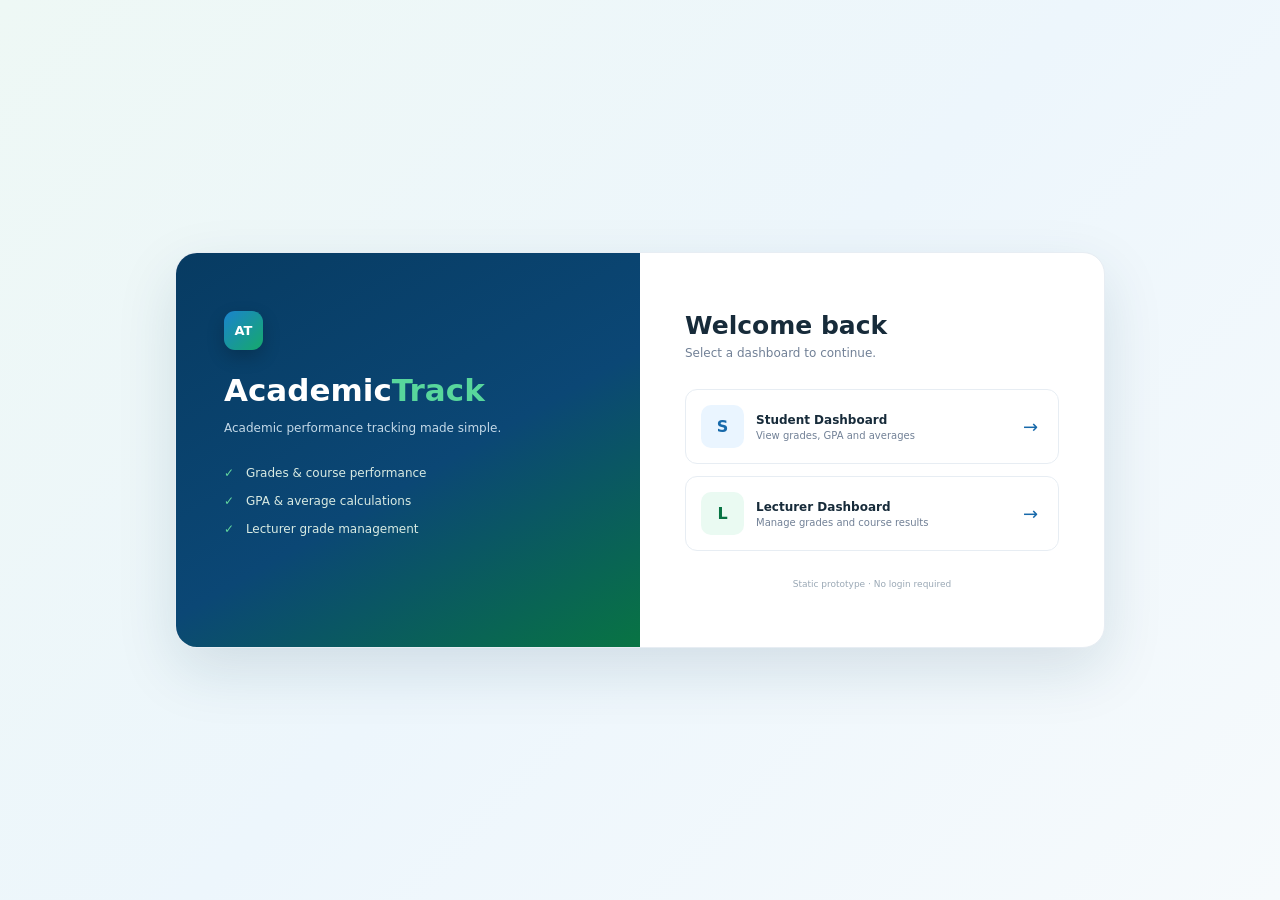
<file: index.html>
<!DOCTYPE html>
<html lang="en">
<head>
  <meta charset="UTF-8">
  <meta name="viewport" content="width=device-width, initial-scale=1.0">
  <title>AcademicTrack | Login</title>
  <link rel="stylesheet" href="views/styles/styles.css">
</head>
<body class="login-page">
  <div class="login-shell">
    <div class="login-brand">
      <div class="brand-mark">AT</div>
      <h1>Academic<span>Track</span></h1>
      <p>Academic performance tracking made simple.</p>
      <div class="login-feature">
        <span>✓</span> Grades & course performance
      </div>
      <div class="login-feature">
        <span>✓</span> GPA & average calculations
      </div>
      <div class="login-feature">
        <span>✓</span> Lecturer grade management
      </div>
    </div>

    <div class="login-card">
      <h2>Welcome back</h2>
      <p class="muted">Select a dashboard to continue.</p>
      <div class="role-buttons">
        <a href="views/student.html" class="role-card">
          <div class="role-icon student-icon">S</div>
          <div><strong>Student Dashboard</strong><small>View grades, GPA and averages</small></div>
          <span>→</span>
        </a>
        <a href="views/lecturer.html" class="role-card">
          <div class="role-icon lecturer-icon">L</div>
          <div><strong>Lecturer Dashboard</strong><small>Manage grades and course results</small></div>
          <span>→</span>
        </a>
      </div>
      <p class="demo-note">Static prototype · No login required</p>
    </div>
  </div>
</body>
</html>
</file>
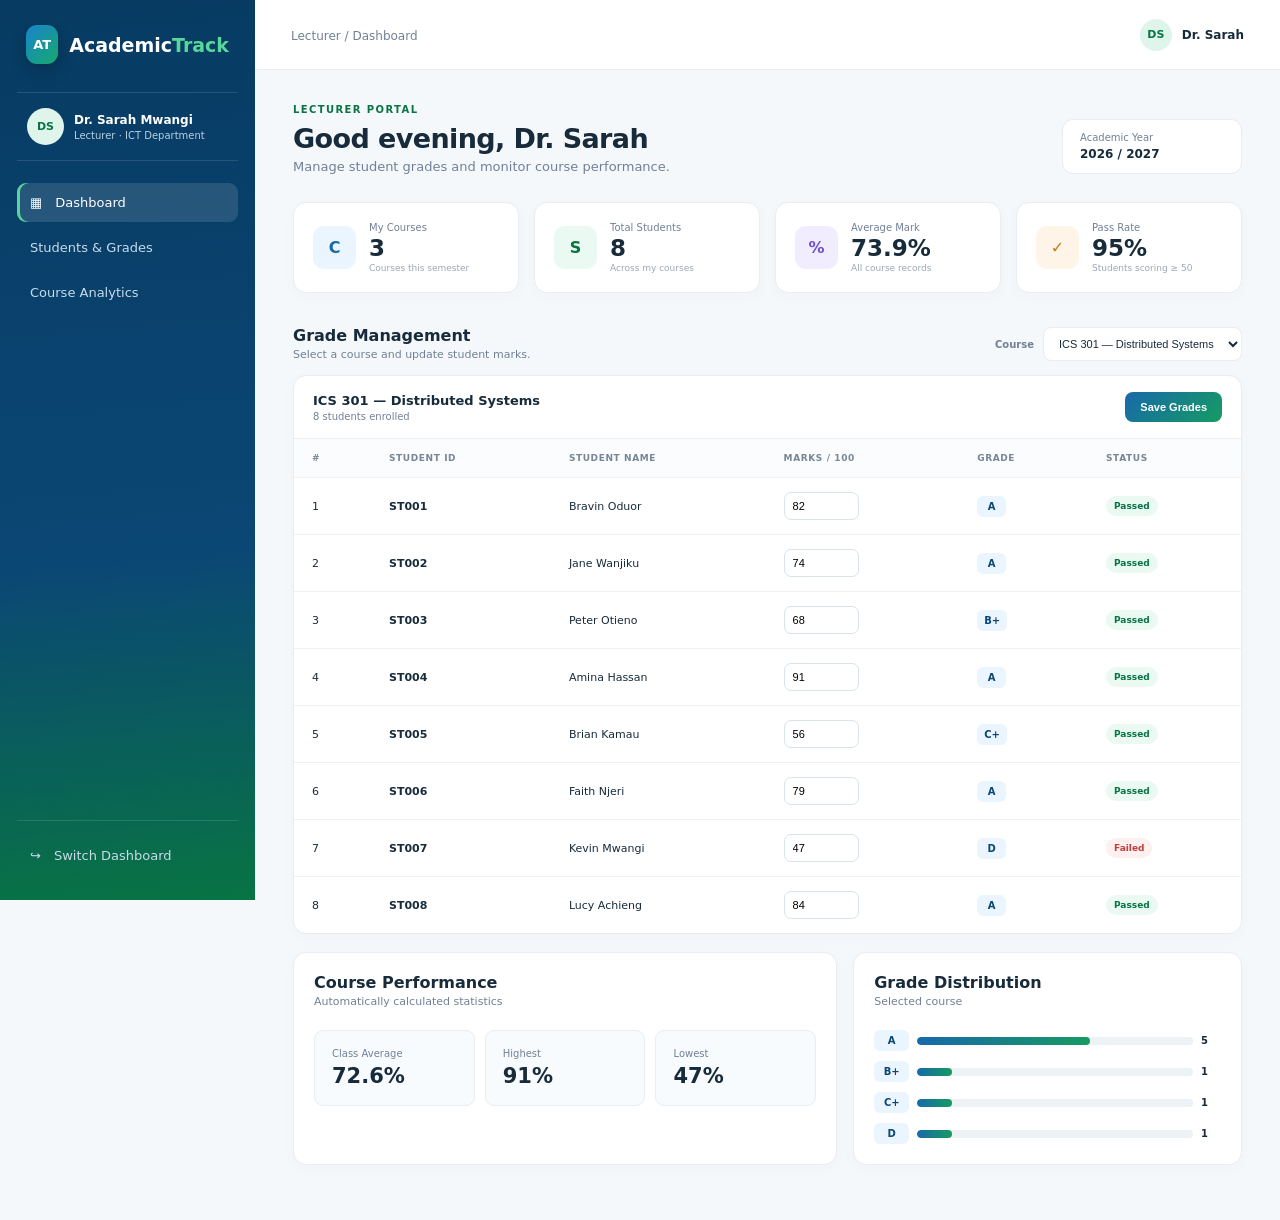
<file: views/lecturer.html>
<!DOCTYPE html>
<html lang="en">
<head>
  <meta charset="UTF-8">
  <meta name="viewport" content="width=device-width, initial-scale=1.0">
  <title>AcademicTrack | Lecturer</title>
  <link rel="stylesheet" href="styles/styles.css">
</head>
<body>
  <div class="app">
    <aside class="sidebar">
      <div class="brand"><div class="brand-mark">AT</div><div>Academic<span>Track</span></div></div>
      <div class="profile-mini"><div class="avatar">DS</div><div><strong>Dr. Sarah Mwangi</strong><small>Lecturer · ICT Department</small></div></div>
      <nav>
        <a class="active" href="lecturer.html">▦ <span>Dashboard</span></a>
        <a href="#students"><span>Students & Grades</span></a>
        <a href="#analytics"><span>Course Analytics</span></a>
      </nav>
      <div class="sidebar-bottom"><a href="../index.html">↪ <span>Switch Dashboard</span></a></div>
    </aside>

    <main class="main">
      <header class="topbar">
        <div><button class="mobile-menu" onclick="document.querySelector('.sidebar').classList.toggle('open')">☰</button><span class="crumb">Lecturer / Dashboard</span></div>
        <div class="top-user"><span class="notification"></span><div class="avatar small">DS</div><span>Dr. Sarah</span></div>
      </header>

      <section class="content">
        <div class="welcome">
          <div><p class="eyebrow">LECTURER PORTAL</p><h1>Good evening, Dr. Sarah </h1><p>Manage student grades and monitor course performance.</p></div>
          <div class="semester"><span>Academic Year</span><strong>2026 / 2027</strong></div>
        </div>

        <div class="stats-grid">
          <div class="stat-card"><div class="stat-icon blue">C</div><div><span>My Courses</span><strong id="lecturerCourses">0</strong><small>Courses this semester</small></div></div>
          <div class="stat-card"><div class="stat-icon green">S</div><div><span>Total Students</span><strong id="studentCount">0</strong><small>Across my courses</small></div></div>
          <div class="stat-card"><div class="stat-icon purple">%</div><div><span>Average Mark</span><strong id="lecturerAverage">0%</strong><small>All course records</small></div></div>
          <div class="stat-card"><div class="stat-icon orange">✓</div><div><span>Pass Rate</span><strong id="passRate">0%</strong><small>Students scoring ≥ 50</small></div></div>
        </div>

        <div class="section-heading" id="students">
          <div><h2>Grade Management</h2><p>Select a course and update student marks.</p></div>
          <div class="select-wrap"><label for="courseSelect">Course</label><select id="courseSelect"></select></div>
        </div>

        <div class="table-card">
          <div class="table-header"><div><strong id="selectedCourseTitle">Course</strong><span id="selectedCourseSubtitle">Student grades</span></div><button class="primary-btn" onclick="saveGrades()">Save Grades</button></div>
          <div class="table-wrap">
            <table>
              <thead><tr><th>#</th><th>Student ID</th><th>Student Name</th><th>Marks / 100</th><th>Grade</th><th>Status</th></tr></thead>
              <tbody id="gradeTable"></tbody>
            </table>
          </div>
        </div>

        <div class="bottom-grid" id="analytics">
          <div class="panel">
            <div class="panel-title"><div><h2>Course Performance</h2><p>Automatically calculated statistics</p></div></div>
            <div class="course-stat-cards">
              <div><span>Class Average</span><strong id="classAverage">0%</strong></div>
              <div><span>Highest</span><strong id="classHighest">0%</strong></div>
              <div><span>Lowest</span><strong id="classLowest">0%</strong></div>
            </div>
          </div>
          <div class="panel">
            <div class="panel-title"><div><h2>Grade Distribution</h2><p>Selected course</p></div></div>
            <div id="distribution" class="distribution"></div>
          </div>
        </div>
      </section>
    </main>
  </div>
  <script src="data.js"></script>
  <script src="lecturer.js"></script>
</body>
</html>
</file>
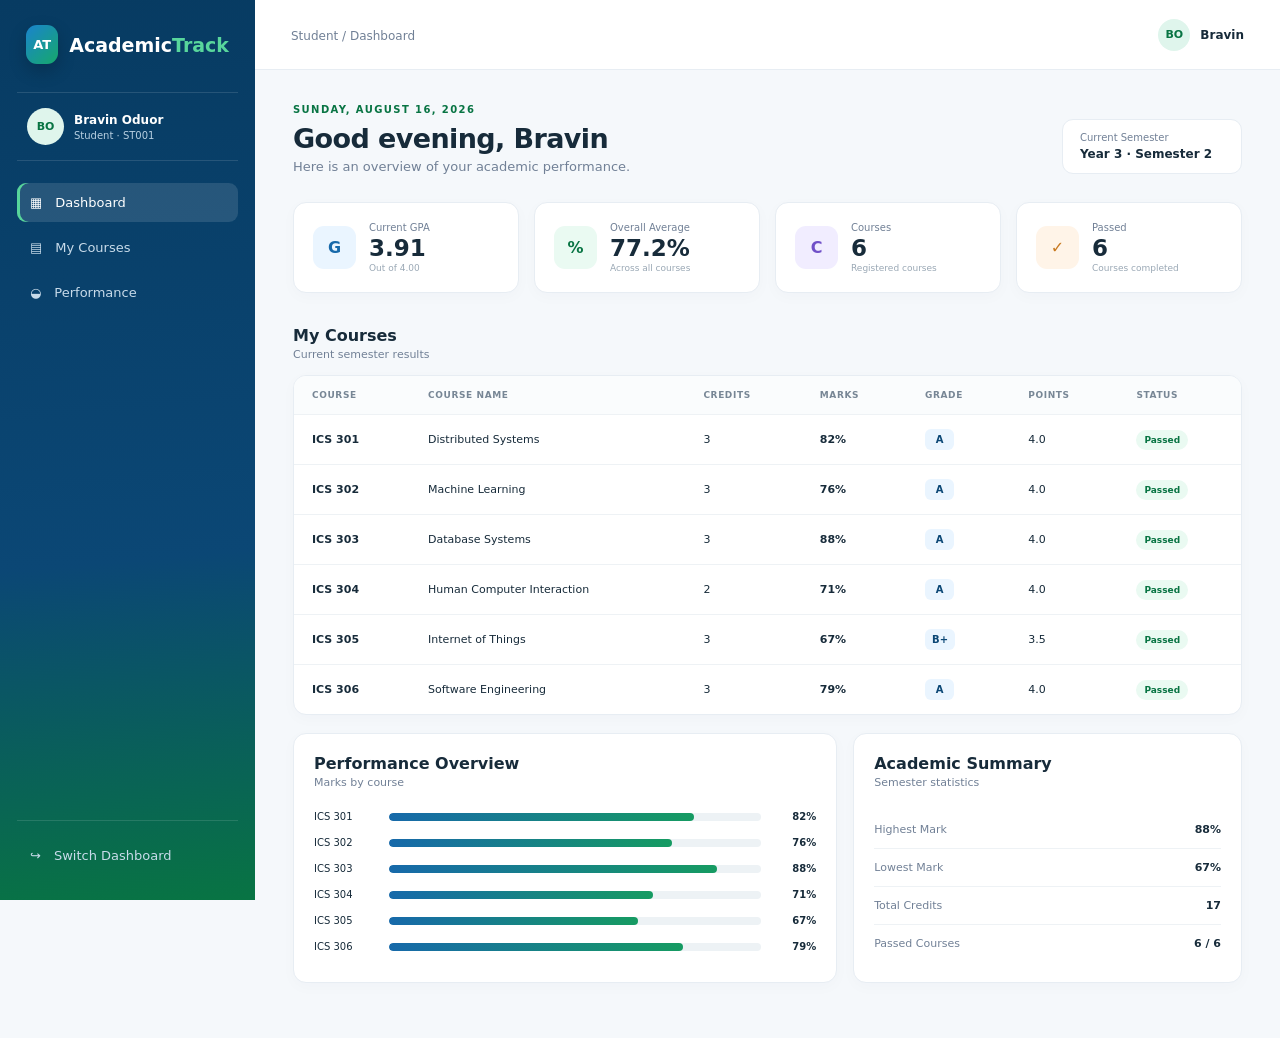
<file: views/student.html>
<!DOCTYPE html>
<html lang="en">
<head>
  <meta charset="UTF-8">
  <meta name="viewport" content="width=device-width, initial-scale=1.0">
  <title>AcademicTrack | Student</title>
  <link rel="stylesheet" href="styles/styles.css">
</head>
<body>
  <div class="app">
    <aside class="sidebar">
      <div class="brand"><div class="brand-mark">AT</div><div>Academic<span>Track</span></div></div>
      <div class="profile-mini"><div class="avatar">BO</div><div><strong>Bravin Oduor</strong><small>Student · ST001</small></div></div>
      <nav>
        <a class="active" href="student.html">▦ <span>Dashboard</span></a>
        <a href="#courses">▤ <span>My Courses</span></a>
        <a href="#performance">◒ <span>Performance</span></a>
      </nav>
      <div class="sidebar-bottom"><a href="../index.html">↪ <span>Switch Dashboard</span></a></div>
    </aside>

    <main class="main">
      <header class="topbar">
        <div><button class="mobile-menu" onclick="document.querySelector('.sidebar').classList.toggle('open')">☰</button><span class="crumb">Student / Dashboard</span></div>
        <div class="top-user"><span class="notification"></span><div class="avatar small">BO</div><span>Bravin</span></div>
      </header>

      <section class="content">
        <div class="welcome">
          <div><p class="eyebrow">SUNDAY, AUGUST 16, 2026</p><h1>Good evening, Bravin</h1><p>Here is an overview of your academic performance.</p></div>
          <div class="semester"><span>Current Semester</span><strong>Year 3 · Semester 2</strong></div>
        </div>

        <div class="stats-grid">
          <div class="stat-card"><div class="stat-icon blue">G</div><div><span>Current GPA</span><strong id="gpa">0.00</strong><small>Out of 4.00</small></div></div>
          <div class="stat-card"><div class="stat-icon green">%</div><div><span>Overall Average</span><strong id="average">0%</strong><small>Across all courses</small></div></div>
          <div class="stat-card"><div class="stat-icon purple">C</div><div><span>Courses</span><strong id="courseCount">0</strong><small>Registered courses</small></div></div>
          <div class="stat-card"><div class="stat-icon orange">✓</div><div><span>Passed</span><strong id="passedCount">0</strong><small>Courses completed</small></div></div>
        </div>

        <div class="section-heading" id="courses"><div><h2>My Courses</h2><p>Current semester results</p></div></div>
        <div class="table-card">
          <div class="table-wrap">
            <table>
              <thead><tr><th>Course</th><th>Course Name</th><th>Credits</th><th>Marks</th><th>Grade</th><th>Points</th><th>Status</th></tr></thead>
              <tbody id="courseTable"></tbody>
            </table>
          </div>
        </div>

        <div class="bottom-grid" id="performance">
          <div class="panel">
            <div class="panel-title"><div><h2>Performance Overview</h2><p>Marks by course</p></div></div>
            <div id="bars" class="bars"></div>
          </div>
          <div class="panel">
            <div class="panel-title"><div><h2>Academic Summary</h2><p>Semester statistics</p></div></div>
            <div class="summary-list">
              <div><span>Highest Mark</span><strong id="highest">—</strong></div>
              <div><span>Lowest Mark</span><strong id="lowest">—</strong></div>
              <div><span>Total Credits</span><strong id="credits">—</strong></div>
              <div><span>Passed Courses</span><strong id="passedSummary">—</strong></div>
            </div>
          </div>
        </div>
      </section>
    </main>
  </div>
  <script src="data.js"></script>
  <script src="student.js"></script>
</body>
</html>
</file>
<file: views/styles/styles.css>
* {
  box-sizing: border-box;
  margin: 0;
  padding: 0;
}

:root {
  --blue: #1769aa;
  --blue-dark: #0b4775;
  --blue-light: #eaf5ff;
  --green: #169b62;
  --green-dark: #087443;
  --green-light: #eafaf2;
  --ink: #172b3a;
  --muted: #718096;
  --line: #e7edf3;
  --bg: #f5f8fb;
  --white: #ffffff;
  --danger: #c43d3d;
}

body {
  font-family: Inter, ui-sans-serif, system-ui, -apple-system, BlinkMacSystemFont, "Segoe UI", sans-serif;
  color: var(--ink);
  background: var(--bg);
}

a { color: inherit; text-decoration: none; }

.app {
  min-height: 100vh;
  display: flex;
}

.sidebar {
  width: 255px;
  min-height: 100vh;
  background: linear-gradient(175deg, #073b62 0%, #0b4775 62%, #087443 100%);
  color: #fff;
  padding: 25px 17px;
  display: flex;
  flex-direction: column;
  position: fixed;
  left: 0;
  top: 0;
  z-index: 10;
}

.brand {
  display: flex;
  align-items: center;
  gap: 11px;
  font-size: 19px;
  font-weight: 800;
  padding: 0 9px 28px;
}

.brand span, .login-brand h1 span { color: #58d69c; }

.brand-mark {
  width: 39px;
  height: 39px;
  border-radius: 11px;
  display: grid;
  place-items: center;
  color: #fff;
  font-size: 13px;
  font-weight: 900;
  background: linear-gradient(135deg, #1a83ce, #16a96b);
  box-shadow: 0 7px 18px rgba(0,0,0,.2);
}

.profile-mini {
  display: flex;
  align-items: center;
  gap: 10px;
  padding: 15px 10px;
  border-top: 1px solid rgba(255,255,255,.12);
  border-bottom: 1px solid rgba(255,255,255,.12);
  margin-bottom: 22px;
}

.profile-mini strong, .profile-mini small {
  display: block;
}

.profile-mini strong { font-size: 12px; }
.profile-mini small { color: #b8d0e2; margin-top: 3px; font-size: 10px; }

.avatar {
  width: 37px;
  height: 37px;
  border-radius: 50%;
  background: #dff5ec;
  color: var(--green-dark);
  display: grid;
  place-items: center;
  font-weight: 800;
  font-size: 11px;
  flex-shrink: 0;
}

.avatar.small { width: 32px; height: 32px; }

.sidebar nav { display: grid; gap: 6px; }

.sidebar nav a, .sidebar-bottom a {
  display: flex;
  align-items: center;
  gap: 13px;
  padding: 12px 13px;
  border-radius: 9px;
  color: #c8dbea;
  font-size: 13px;
}

.sidebar nav a:hover, .sidebar nav a.active {
  background: rgba(255,255,255,.12);
  color: #fff;
}

.sidebar nav a.active {
  box-shadow: inset 3px 0 #57d59b;
}

.sidebar-bottom {
  margin-top: auto;
  border-top: 1px solid rgba(255,255,255,.12);
  padding-top: 15px;
}

.main {
  margin-left: 255px;
  width: calc(100% - 255px);
}

.topbar {
  height: 70px;
  background: var(--white);
  border-bottom: 1px solid var(--line);
  padding: 0 36px;
  display: flex;
  align-items: center;
  justify-content: space-between;
}

.crumb { font-size: 12px; color: var(--muted); }

.top-user {
  display: flex;
  align-items: center;
  gap: 10px;
  font-size: 12px;
  font-weight: 700;
}

.notification { font-size: 15px; margin-right: 5px; }

.mobile-menu { display: none; }

.content {
  padding: 34px 38px 55px;
  max-width: 1500px;
}

.welcome {
  display: flex;
  align-items: flex-end;
  justify-content: space-between;
  margin-bottom: 28px;
}

.eyebrow {
  color: var(--green-dark);
  font-size: 10px;
  font-weight: 800;
  letter-spacing: 1.4px;
  margin-bottom: 8px;
}

.welcome h1 {
  font-size: 27px;
  letter-spacing: -.6px;
  margin-bottom: 5px;
}

.welcome p:not(.eyebrow) { color: var(--muted); font-size: 13px; }

.semester {
  background: var(--white);
  border: 1px solid var(--line);
  border-radius: 11px;
  padding: 12px 17px;
  min-width: 180px;
}

.semester span, .semester strong { display: block; }
.semester span { color: var(--muted); font-size: 10px; margin-bottom: 4px; }
.semester strong { font-size: 12px; }

.stats-grid {
  display: grid;
  grid-template-columns: repeat(4, 1fr);
  gap: 15px;
  margin-bottom: 33px;
}

.stat-card {
  background: var(--white);
  border: 1px solid var(--line);
  border-radius: 13px;
  padding: 19px;
  display: flex;
  gap: 13px;
  align-items: center;
  box-shadow: 0 4px 15px rgba(22, 55, 77, .025);
}

.stat-icon {
  width: 43px;
  height: 43px;
  border-radius: 11px;
  display: grid;
  place-items: center;
  font-weight: 900;
}

.stat-icon.blue { background: var(--blue-light); color: var(--blue); }
.stat-icon.green { background: var(--green-light); color: var(--green-dark); }
.stat-icon.purple { background: #f1edff; color: #7050c8; }
.stat-icon.orange { background: #fff4e8; color: #c8781e; }

.stat-card span, .stat-card strong, .stat-card small { display: block; }
.stat-card span { font-size: 10px; color: var(--muted); }
.stat-card strong { font-size: 23px; margin: 2px 0; }
.stat-card small { font-size: 9px; color: #9aa8b5; }

.section-heading {
  display: flex;
  align-items: flex-end;
  justify-content: space-between;
  margin-bottom: 14px;
}

.section-heading h2, .panel h2 { font-size: 16px; }
.section-heading p, .panel-title p { color: var(--muted); font-size: 11px; margin-top: 3px; }

.table-card, .panel {
  background: var(--white);
  border: 1px solid var(--line);
  border-radius: 13px;
  box-shadow: 0 4px 15px rgba(22,55,77,.025);
  overflow: hidden;
}

.table-header {
  padding: 16px 19px;
  display: flex;
  justify-content: space-between;
  align-items: center;
  border-bottom: 1px solid var(--line);
}

.table-header strong, .table-header span { display: block; }
.table-header strong { font-size: 13px; }
.table-header span { color: var(--muted); font-size: 10px; margin-top: 3px; }

.primary-btn {
  border: 0;
  background: linear-gradient(135deg, var(--blue), var(--green));
  color: #fff;
  border-radius: 8px;
  padding: 9px 15px;
  font-weight: 700;
  font-size: 11px;
  cursor: pointer;
}

.table-wrap { overflow-x: auto; }

table {
  width: 100%;
  border-collapse: collapse;
  min-width: 750px;
}

th, td {
  text-align: left;
  padding: 14px 18px;
  border-bottom: 1px solid #eef2f5;
  font-size: 11px;
}

th {
  color: #778695;
  background: #fafcfd;
  font-size: 9px;
  text-transform: uppercase;
  letter-spacing: .6px;
}

tbody tr:hover { background: #fbfefd; }
tbody tr:last-child td { border-bottom: 0; }

.grade-badge {
  display: inline-grid;
  place-items: center;
  min-width: 29px;
  padding: 5px 7px;
  border-radius: 6px;
  background: var(--blue-light);
  color: var(--blue-dark);
  font-weight: 800;
  font-size: 10px;
}

.status {
  display: inline-block;
  padding: 5px 8px;
  border-radius: 20px;
  font-size: 9px;
  font-weight: 800;
}

.status.passed { background: var(--green-light); color: var(--green-dark); }
.status.failed { background: #fff0f0; color: var(--danger); }

.bottom-grid {
  display: grid;
  grid-template-columns: 1.4fr 1fr;
  gap: 16px;
  margin-top: 18px;
}

.panel { padding: 20px; }

.panel-title {
  display: flex;
  justify-content: space-between;
  margin-bottom: 22px;
}

.bars { display: grid; gap: 15px; }
.bar-row { display: grid; grid-template-columns: 65px 1fr 45px; align-items: center; gap: 10px; font-size: 10px; }
.bar-track, .dist-track { height: 8px; border-radius: 10px; background: #edf2f5; overflow: hidden; }
.bar-fill, .dist-fill { height: 100%; border-radius: inherit; background: linear-gradient(90deg, var(--blue), var(--green)); }
.bar-row strong { text-align: right; font-size: 10px; }

.summary-list { display: grid; }
.summary-list div {
  display: flex;
  justify-content: space-between;
  padding: 12px 0;
  border-bottom: 1px solid #eef2f5;
  font-size: 11px;
}
.summary-list div:last-child { border-bottom: 0; }
.summary-list span { color: var(--muted); }

.select-wrap {
  display: flex;
  align-items: center;
  gap: 9px;
}
.select-wrap label { font-size: 10px; color: var(--muted); font-weight: 700; }
.select-wrap select {
  border: 1px solid var(--line);
  border-radius: 8px;
  padding: 9px 11px;
  background: #fff;
  color: var(--ink);
  font-size: 11px;
  outline: none;
}

.mark-input {
  width: 75px;
  border: 1px solid #d9e3ea;
  border-radius: 7px;
  padding: 7px 8px;
  font-size: 11px;
  outline: none;
}
.mark-input:focus { border-color: var(--blue); box-shadow: 0 0 0 3px rgba(23,105,170,.08); }

.course-stat-cards { display: grid; grid-template-columns: repeat(3, 1fr); gap: 10px; }
.course-stat-cards div {
  padding: 17px;
  border-radius: 9px;
  background: #f8fbfd;
  border: 1px solid var(--line);
}
.course-stat-cards span, .course-stat-cards strong { display: block; }
.course-stat-cards span { color: var(--muted); font-size: 10px; }
.course-stat-cards strong { font-size: 21px; margin-top: 5px; }

.distribution { display: grid; gap: 10px; }
.dist-row { display: grid; grid-template-columns: 35px 1fr 20px; gap: 8px; align-items: center; }
.dist-row strong { font-size: 10px; }

.login-page {
  min-height: 100vh;
  display: grid;
  place-items: center;
  background: linear-gradient(135deg, #eef8f5 0%, #edf6fc 50%, #f6fafc 100%);
  padding: 25px;
}

.login-shell {
  width: min(930px, 100%);
  display: grid;
  grid-template-columns: 1fr 1fr;
  background: #fff;
  border: 1px solid var(--line);
  border-radius: 22px;
  overflow: hidden;
  box-shadow: 0 22px 60px rgba(17, 60, 85, .13);
}

.login-brand {
  padding: 58px 48px;
  color: #fff;
  background: linear-gradient(150deg, #073b62, #0b4775 55%, #087443);
}

.login-brand .brand-mark { margin-bottom: 22px; }
.login-brand h1 { font-size: 31px; }
.login-brand > p { color: #c4d9e8; font-size: 12px; line-height: 1.7; margin: 10px 0 28px; }
.login-feature { color: #d9ebe3; font-size: 12px; margin: 14px 0; }
.login-feature span { color: #62d69f; margin-right: 8px; font-weight: 900; }

.login-card { padding: 58px 45px; }
.login-card h2 { font-size: 25px; }
.muted { color: var(--muted); font-size: 12px; margin-top: 6px; }

.role-buttons { display: grid; gap: 12px; margin-top: 29px; }
.role-card {
  display: grid;
  grid-template-columns: 43px 1fr 20px;
  gap: 12px;
  align-items: center;
  padding: 15px;
  border: 1px solid var(--line);
  border-radius: 12px;
  transition: .2s ease;
}
.role-card:hover { border-color: #9cc8e7; transform: translateY(-2px); box-shadow: 0 8px 20px rgba(20,70,100,.08); }
.role-card strong, .role-card small { display: block; }
.role-card strong { font-size: 12px; }
.role-card small { color: var(--muted); font-size: 10px; margin-top: 3px; }
.role-card > span { color: var(--blue); font-size: 18px; }
.role-icon { width: 43px; height: 43px; border-radius: 10px; display: grid; place-items: center; font-weight: 900; }
.student-icon { background: var(--blue-light); color: var(--blue); }
.lecturer-icon { background: var(--green-light); color: var(--green-dark); }
.demo-note { text-align: center; margin-top: 28px; font-size: 9px; color: #9aa8b5; }

@media (max-width: 1050px) {
  .stats-grid { grid-template-columns: repeat(2, 1fr); }
}

@media (max-width: 800px) {
  .sidebar { transform: translateX(-100%); transition: .2s; }
  .sidebar.open { transform: translateX(0); }
  .main { margin-left: 0; width: 100%; }
  .mobile-menu { display: inline-block; border: 0; background: none; margin-right: 10px; font-size: 18px; }
  .content { padding: 25px 18px 40px; }
  .topbar { padding: 0 18px; }
  .welcome { align-items: flex-start; gap: 15px; flex-direction: column; }
  .bottom-grid { grid-template-columns: 1fr; }
  .login-shell { grid-template-columns: 1fr; }
  .login-brand { padding: 35px; }
  .login-card { padding: 35px; }
}

@media (max-width: 560px) {
  .stats-grid { grid-template-columns: 1fr; }
  .stats-grid .stat-card { padding: 15px; }
  .welcome h1 { font-size: 23px; }
  .semester { width: 100%; }
  .section-heading { align-items: flex-start; gap: 12px; flex-direction: column; }
  .select-wrap { width: 100%; }
  .select-wrap select { flex: 1; }
  .course-stat-cards { grid-template-columns: 1fr; }
  .login-page { padding: 12px; }
}
</file>
